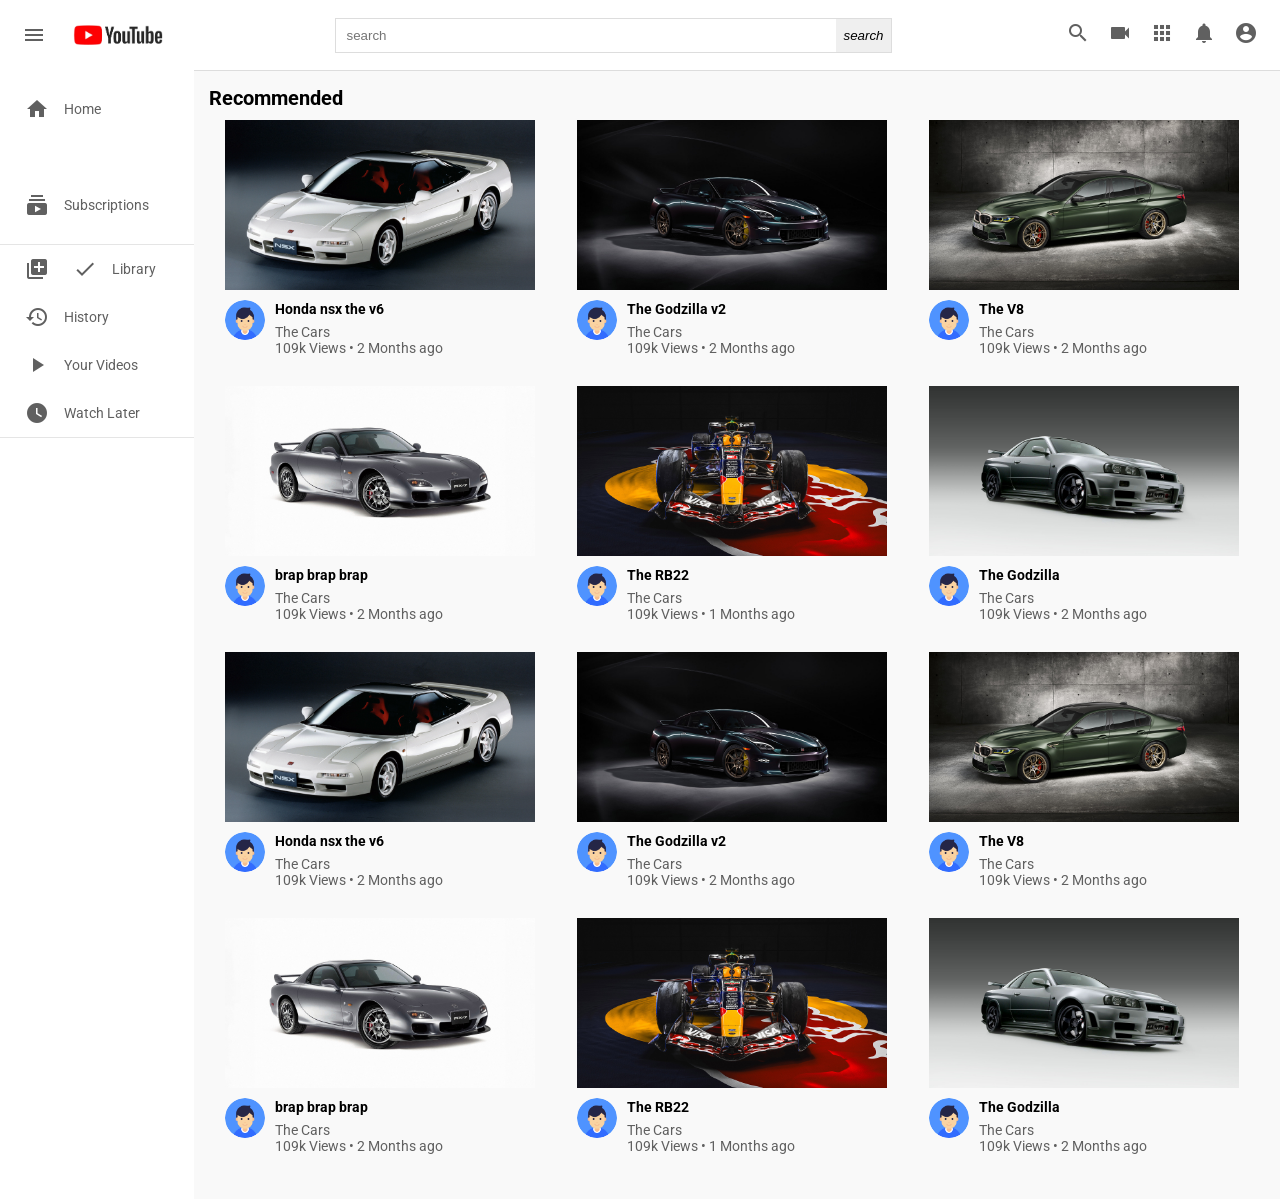
<file: Index.html>
<!DOCTYPE html>
<html lang="en">

<head>
    <meta charset="UTF-8">
    <meta name="viewport" content="width=device-width, initial-scale=1.0">
    <title>Youtube Clone</title>

    <link rel="stylesheet" href="styles.css">
    <link rel="stylesheet" href="https://fonts.googleapis.com/icon?family=Material+Icons">
</head>

<body>
    <div class="header">
        <div class="headerleft">
            <i id="menu" class="material-icons">menu</i>
            <img src="images/youtubelogo.png" alt="youtubelogo">
        </div>

        <div class="headersearch">
            <form action="">
                <input type="text" placeholder="search">
                <button><i class="material-symbols-outlined">search</i></button>
            </form>
        </div>

        <div class="headericon">
            <i class="material-icons display-this">search</i>
            <i class="material-icons">videocam</i>
            <i class="material-icons">apps</i>
            <i class="material-icons">notifications</i>
            <i class="material-icons display-this">account_circle </i>
        </div>

    </div>
    <div class="mainbody">
 <div class="sidebar">
        <div class="sidebar_categories">
            <div class="sidebar_category">
                <i class="material-icons">home</i><span>
                    Home
                </span>
            </div>
            <div class="sidebar_category">
                <i class="material-icons">local_fire_department</i><span>
                    Trendings
                </span>
            </div>
            <div class="sidebar_category">
                <i class="material-icons">subscriptions</i><span>
                    Subscriptions
                </span>
            </div>
        </div>
        <hr>
    
              <div class="sidebar_category">
                <i class="material-icons">library_add_check</i><span>
                    Library
                </span>
            </div>
            <div class="sidebar_category">
                <i class="material-icons">history</i><span>
                    History
                </span>
            </div>

        <div class="sidebar_category">
            <i class="material-icons">play_arrow</i><span>
                Your Videos
            </span>
        </div>
         <div class="sidebar_category">
        <i class="material-icons">watch_later</i><span>
            Watch Later
        </span>
    
     </div>
     <hr>
    </div>
    

        <div class="videos">
            <h1>Recommended</h1>
            <div class="videos_container">
                 <div class="video">
            <div class="video_thumbnail">
                <img src="images/1992-Honda-NSX-R-001-1080.jpg" alt="">
            </div>
            <div class="video_detail">
                <div class="author">
                    <img src="images/Profile-Male-PNG.png" alt="">
                </div>
                <div class="title">
                    <h3>Honda nsx the v6</h3>
                    <a href="">The Cars</a>
                    <span>109k Views • 2 Months ago</span>
                </div>
            </div>
        </div>
         <div class="video">
            <div class="video_thumbnail">
                <img src="images/2024-Nissan-GT-R-T-Spec-Takumi-Edition-001-1080.jpg" alt="">
            </div>
            <div class="video_detail">
                <div class="author">
                    <img src="images/Profile-Male-PNG.png" alt="">
                </div>
                <div class="title">
                    <h3>The Godzilla v2</h3>
                    <a href="">The Cars</a>
                    <span>109k Views • 2 Months ago</span>
                </div>
            </div>
        </div>
         <div class="video">
            <div class="video_thumbnail">
                <img src="images/2022-BMW-M5-CS-008-1080.jpg" alt="">
            </div>
            <div class="video_detail">
                <div class="author">
                    <img src="images/Profile-Male-PNG.png" alt="">
                </div>
                <div class="title">
                    <h3>The V8</h3>
                    <a href="">The Cars</a>
                    <span>109k Views • 2 Months ago</span>
                </div>
            </div>
        </div>
            </div>
             <div class="videos_container">
                 <div class="video">
            <div class="video_thumbnail">
                <img src="images/2002-Mazda-RX-7-Spirit-R-001-1080.jpg" alt="">
            </div>
            <div class="video_detail">
                <div class="author">
                    <img src="images/Profile-Male-PNG.png" alt="">
                </div>
                <div class="title">
                    <h3>brap brap brap</h3>
                    <a href="">The Cars</a>
                    <span>109k Views • 2 Months ago</span>
                </div>
            </div>
        </div>
         <div class="video">
            <div class="video_thumbnail">
                <img src="images/2026-Formula1-Red-Bull-Racing-RB22-002-1080.jpg" alt="">
            </div>
            <div class="video_detail">
                <div class="author">
                    <img src="images/Profile-Male-PNG.png" alt="">
                </div>
                <div class="title">
                    <h3>The RB22</h3>
                    <a href="">The Cars</a>
                    <span>109k Views • 1 Months ago</span>
                </div>
            </div>
        </div>
         <div class="video">
            <div class="video_thumbnail">
                <img src="images/2001-Nissan-Skyline-R34-Nismo-001-1080.jpg" alt="">
            </div>
            <div class="video_detail">
                <div class="author">
                    <img src="images/Profile-Male-PNG.png" alt="">
                </div>
                <div class="title">
                    <h3>The Godzilla</h3>
                    <a href="">The Cars</a>
                    <span>109k Views • 2 Months ago</span>
                </div>
            </div>
        </div>
            </div>
            <div class="videos_container">
                 <div class="video">
            <div class="video_thumbnail">
                <img src="images/1992-Honda-NSX-R-001-1080.jpg" alt="">
            </div>
            <div class="video_detail">
                <div class="author">
                    <img src="images/Profile-Male-PNG.png" alt="">
                </div>
                <div class="title">
                    <h3>Honda nsx the v6</h3>
                    <a href="">The Cars</a>
                    <span>109k Views • 2 Months ago</span>
                </div>
            </div>
        </div>
         <div class="video">
            <div class="video_thumbnail">
                <img src="images/2024-Nissan-GT-R-T-Spec-Takumi-Edition-001-1080.jpg" alt="">
            </div>
            <div class="video_detail">
                <div class="author">
                    <img src="images/Profile-Male-PNG.png" alt="">
                </div>
                <div class="title">
                    <h3>The Godzilla v2</h3>
                    <a href="">The Cars</a>
                    <span>109k Views • 2 Months ago</span>
                </div>
            </div>
        </div>
         <div class="video">
            <div class="video_thumbnail">
                <img src="images/2022-BMW-M5-CS-008-1080.jpg" alt="">
            </div>
            <div class="video_detail">
                <div class="author">
                    <img src="images/Profile-Male-PNG.png" alt="">
                </div>
                <div class="title">
                    <h3>The V8</h3>
                    <a href="">The Cars</a>
                    <span>109k Views • 2 Months ago</span>
                </div>
            </div>
        </div>
            </div>
             <div class="videos_container">
                 <div class="video">
            <div class="video_thumbnail">
                <img src="images/2002-Mazda-RX-7-Spirit-R-001-1080.jpg" alt="">
            </div>
            <div class="video_detail">
                <div class="author">
                    <img src="images/Profile-Male-PNG.png" alt="">
                </div>
                <div class="title">
                    <h3>brap brap brap</h3>
                    <a href="">The Cars</a>
                    <span>109k Views • 2 Months ago</span>
                </div>
            </div>
        </div>
         <div class="video">
            <div class="video_thumbnail">
                <img src="images/2026-Formula1-Red-Bull-Racing-RB22-002-1080.jpg" alt="">
            </div>
            <div class="video_detail">
                <div class="author">
                    <img src="images/Profile-Male-PNG.png" alt="">
                </div>
                <div class="title">
                    <h3>The RB22</h3>
                    <a href="">The Cars</a>
                    <span>109k Views • 1 Months ago</span>
                </div>
            </div>
        </div>
         <div class="video">
            <div class="video_thumbnail">
                <img src="images/2001-Nissan-Skyline-R34-Nismo-001-1080.jpg" alt="">
            </div>
            <div class="video_detail">
                <div class="author">
                    <img src="images/Profile-Male-PNG.png" alt="">
                </div>
                <div class="title">
                    <h3>The Godzilla</h3>
                    <a href="">The Cars</a>
                    <span>109k Views • 2 Months ago</span>
                </div>
            </div>
        </div>
            </div>
        </div>
    </div>
</div>
<script src="script.js"></script>
</body>



</html>
</file>
<file: styles.css>
@import url('https://fonts.googleapis.com/css2?family=Roboto:ital,wght@0,100..900;1,100..900&display=swap');
*{
    margin:0;
    padding:0;
    box-sizing: border-box;
}

body{
    font-family: 'roboto', sans-serif;

}

.material-icons {

color: rgb(96, 96, 96);
}

.header{
    display: flex;
    justify-content: space-between;

    align-items: center;
    height: 70px;
    padding: 15px;

}

.headerleft{
    display: flex;
    align-items: center;

}

.headerleft img{
    width: 100px;
    margin-left: 15px;
}

.header i{
    padding: 0px 7px;
    cursor:pointer;
}

.headersearch form{
    border: 1px solid #ddd;
    height: 35px;
    padding: 0;
    margin: 0;
    border-radius:0;
    display: flex;
   
}

.header input{
    width: 500px;
    padding:10px;
    margin:0;
    border-radius:0;
    border:none;
}

.header button{
   height: 100%;
    padding:0;
    margin:0;
   
    border:none;
}
.mainbody{
    height: calc(1oovh - 70px);
    display: flex;
    overflow: hidden;
}

.sidebar{
    height: 100%;
    width: 230px;
    background-color:#fff;
    overflow-y:scroll;
}
.sidebar_categories{
    width: 100%;
    display: flex;
    flex-direction:column;
    margin-top: 15px;
    margin-bottom: 15px;
}

.sidebar_category{
    display:flex;
    align-items:center;
    padding:12px 25px;
}

.sidebar_category span{
    margin-left:15px;
}
.sidebar_category:hover{
    background:#e5e5e5;
    cursor:pointer;
}
.sidebar::-webkit-scrollbar {
    display: none;
}

hr{
    height:1px;
    background-color:#e5e5e5;
    border:none;
}

.videos{
    background-color: #f9f9f9;
    width: 100%;
    height: 100%;
    padding: 15px 15px;
    border-top:1px solid #ddd;
    overflow-y: scroll;
}

.videos_container{
    display: flex;
    flex-direction: row;
    justify-content:space-around;
    flex-wrap: wrap;
}

.video{
    width: 310px;
    margin-right:10px;
    margin-bottom: 30px;
}

.video_thumbnail{
    width: 100%;
    height: 170px;

}

.video_thumbnail img{
object-fit: cover;
height: 100%;
width: 100%;
}

.author img{
    object-fit: cover;
    border-radius: 50%;
    height: 40px;
    width: 40px;
    margin-right:10px;
}

.video_detail{
    display: flex;
    margin-top: 10px;
}

.title{
    display:flex;
    flex-direction: column;
}

.title h3{
    color:#000;
    line-height: 18px;
    font-size: 14px;
    margin-bottom: 6px;
}

.title a,span{
    text-decoration: none;
    color: rgb(96, 96, 96);
    font-size: 14px;
}

h1{
    font-size: 20px;
    margin-bottom: 10px;
}

@media (max-width: 450px) {
    .headersearch{
        display: none;

    }
    .headericon .material-icons{
        display: none;
    }
    .headericon .display-this{
        display: inline;
    }
    .sidebar{
        display: none;
    }
    .video{
    width: 220px;
    margin-right:10px;
    margin-bottom: 30px;

  
}
}

@media (max-width:768px) {
    .headersearch{
        display: none;

    }
    .sidebar{
        display: none;
    }
    .video{
    width: 220px;
    margin-right:10px;
    margin-bottom: 30px;
}
  .show-sidebar{
        display: inline;
        position: fixed;
        top: 4.4rem;
        height: auto;
    }
}
@media (max-width:928px) {
    .headersearch input{
width: 300px;
    }
}
</file>
